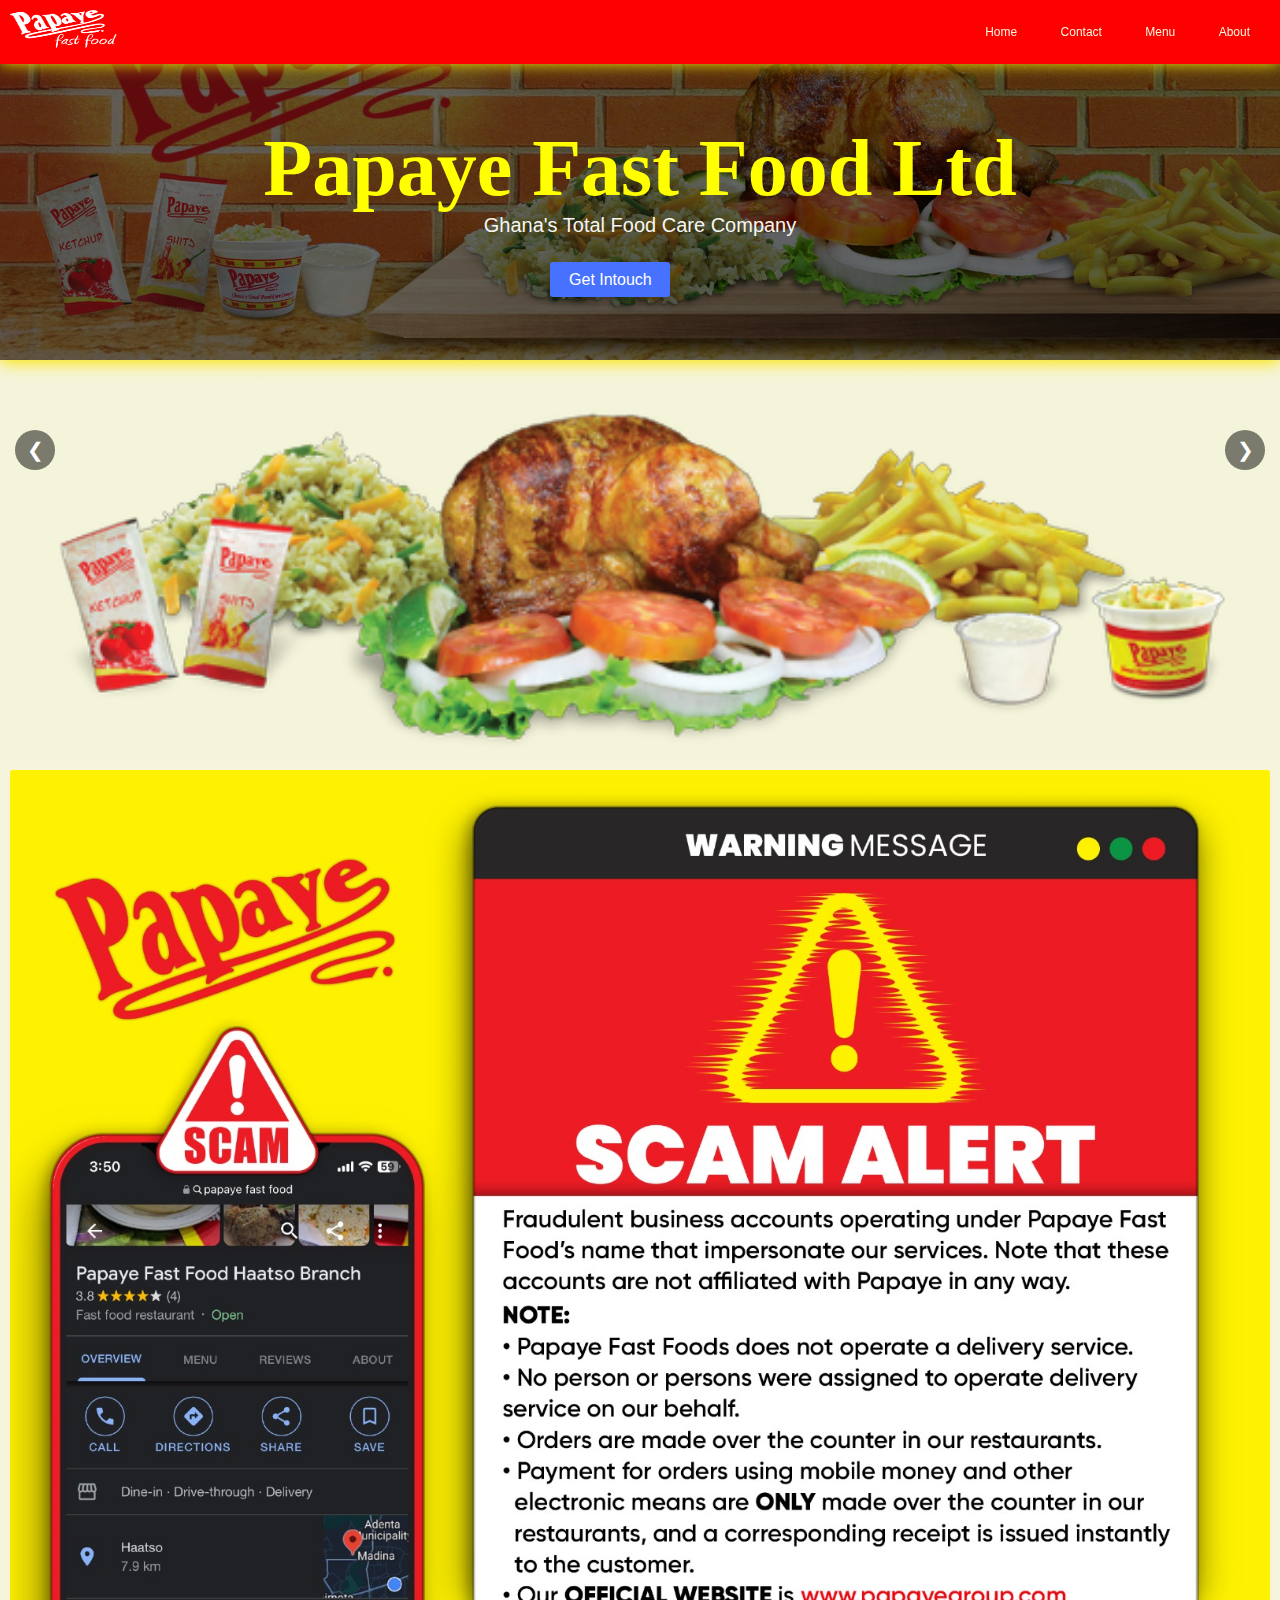
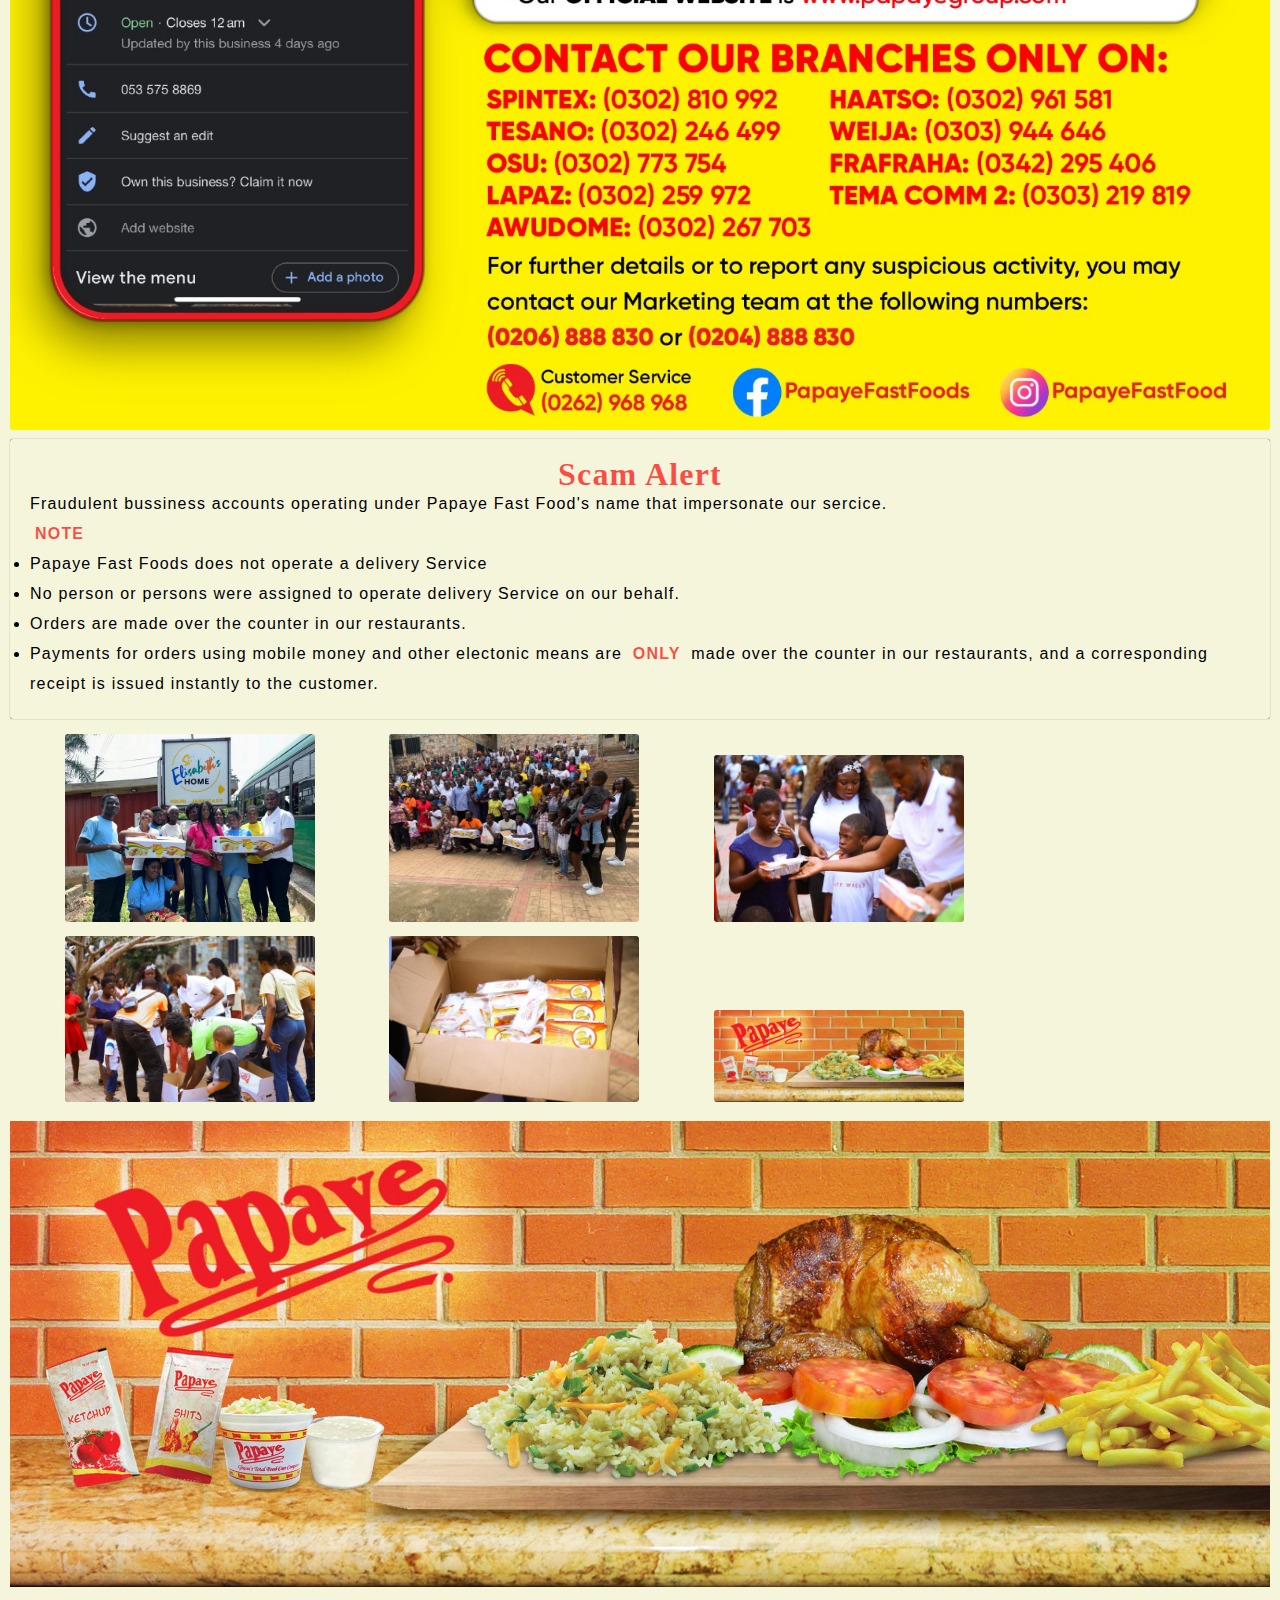
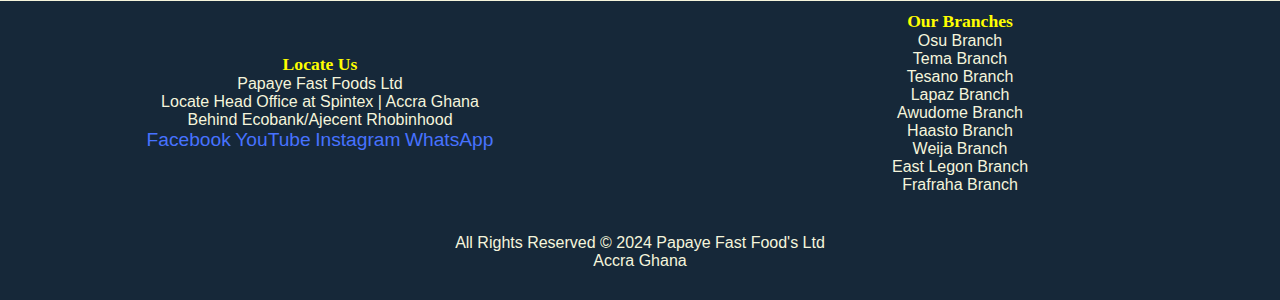
<file: index.html>
<!DOCTYPE html>
<html lang="en">
<head>
    <meta charset="UTF-8">
    <meta name="viewport" content="width=device-width, initial-scale=1.0">
    <title>Papaye Fast Food</title>
    <link rel="stylesheet" href="styles.css">
</head>
<body>
    <header>
        <div class="head-image">
            <img src="w-logo.png" alt="" >
        </div>
        <div class="navigate">
            <ul>
                <li><a href="index.html">Home</a></li>
                <li><a href="contact.html">Contact</a></li>
                <li><a href="#Menu">Menu</a>
                <ul class="dropdn">
                    <li><a href="extra-page.html">Extra</a></li>
                    <li><a href="burgger.html">Burgger</a></li>
                    <li><a href="ckiken.html">Chiken</a></li>
                    <li><a href="drinks.html">Drinks</a></li>
                    <li><a href="fish-page.html">Fish</a></li>
                </ul>
                </li>
                <li><a href="about.html">About</a></li>
            </ul>
        </div>
    </header>

    <div class="hero">
        <div class="hero-container">
            <h1>Papaye Fast Food Ltd</h1>
        <p>Ghana's Total Food Care Company</p>
        <button><a href="form.html">Get Intouch</a></button>
        </div>
    </div>

    <!-- Slightshow -->
        <div class="my-slightshow">
              <div class="slideshow-container">
        <img class="slide active" src="Roasted with stuff_600x208.png" alt="Image 1">
        <img class="slide" src="egg burger no bg_600x517.png" alt="Image 2">
        <img class="slide" src="chicken.png" alt="Image 3">
        <img class="slide" src="broast thigh chips 2017 no bg_600x328 (1).png" alt="papaye broast thigh">
        
        <a class="prev" onclick="changeSlide(-1)">❮</a>
        <a class="next" onclick="changeSlide(1)">❯</a>
    </div>
         </div> 
        <!-- Slightshow end -->

      <div class="home-container">
        <div class="home-content">
            <img src="WhatsApp Image 2023-12-31 at 18.43.44.png" alt="scam logo papaye fast food">
        </div> 

            <div class="home-content home-text">
                <h1>Scam Alert</h1>
                <p>Fraudulent bussiness accounts operating under Papaye Fast Food's 
                    name that impersonate our sercice.
                    <p><b>NOTE</b></p>
                        <li>Papaye Fast Foods does not operate a delivery Service</li>
                        <li>No person or persons were assigned to operate delivery Service on our behalf.</li>
                        <li>Orders are made over the counter in our restaurants.</li>
                        <li>Payments for orders using mobile money and other electonic means are <b>ONLY</b> made over the counter in our restaurants,
                            and a corresponding receipt is issued instantly to the customer.</li>
          </div>
    </div>
        <div class="showcase-image">
            <img src="image1.png" alt="">
            <img src="image2.png" alt="">
            <img src="image3.png" alt="">
            <img src="image 4.png" alt="">
            <img src="image 5.png" alt="">
            <img src="bg.jpg" alt="">
        </div>
        
    </div>

    <div class="papaye-image">
        <img src="bg.jpg" width="100%" alt="">
    </div>

<!-- Slightshow -->
 <script>
        let currentSlide = 0;
        const slides = document.querySelectorAll('.slide');
        
        function showSlide(n) {
            slides.forEach(slide => slide.classList.remove('active'));
            currentSlide = (n + slides.length) % slides.length;
            slides[currentSlide].classList.add('active');
        }
        
        function changeSlide(n) {
            showSlide(currentSlide + n);
        }
        
        // Optional: Auto-advance slides every 3 seconds
        setInterval(() => changeSlide(1), 3000);
    </script>
<!-- Slightshow end -->

    <footer>
        <div class="footer-container">
            <h3>Locate Us</h3>
            <p>Papaye Fast Foods Ltd </p>
                <p>Locate Head Office at Spintex | Accra Ghana</p>
                <p>Behind Ecobank/Ajecent Rhobinhood</p>
                <div class="social-links">
                    <li><a href="#">Facebook</a></li><i class="fa-brands fa-facebook"></i>
                    <li><a href="#">YouTube</a></li>
                    <li><a href="#">Instagram</a></li>
                    <li><a href="#">WhatsApp</a></li>
                </div>
        </div>
       
        <div class="footer-container">
            <h3>Our Branches</h3>
                <p>Osu Branch </p>
                <p>Tema Branch</p>
                <p>Tesano Branch</p>
                <p>Lapaz Branch</p>
                <p>Awudome Branch</p>
                <p>Haasto Branch</p>
                <p>Weija Branch</p>
                <p>East Legon Branch</p>
                <p>Frafraha Branch</p>
        </div>
        <div class="foot-img">
            <img src="w-logo.png" alt="papaye Fast Food">
        </div>
        
        <div class="foot-cont">
            <center>
            <p>All Rights Reserved &copy; 2024 Papaye Fast Food's Ltd</p>
            <p>Accra Ghana</p>
        </center>
        </div>
    </footer>
   
<script>
    alert('Hello there, welcome to Papaye Fast Food Company Limited.
          We're so glad to have you here, fell free to explore.')
          
</script>
</body>
</html>
</file>
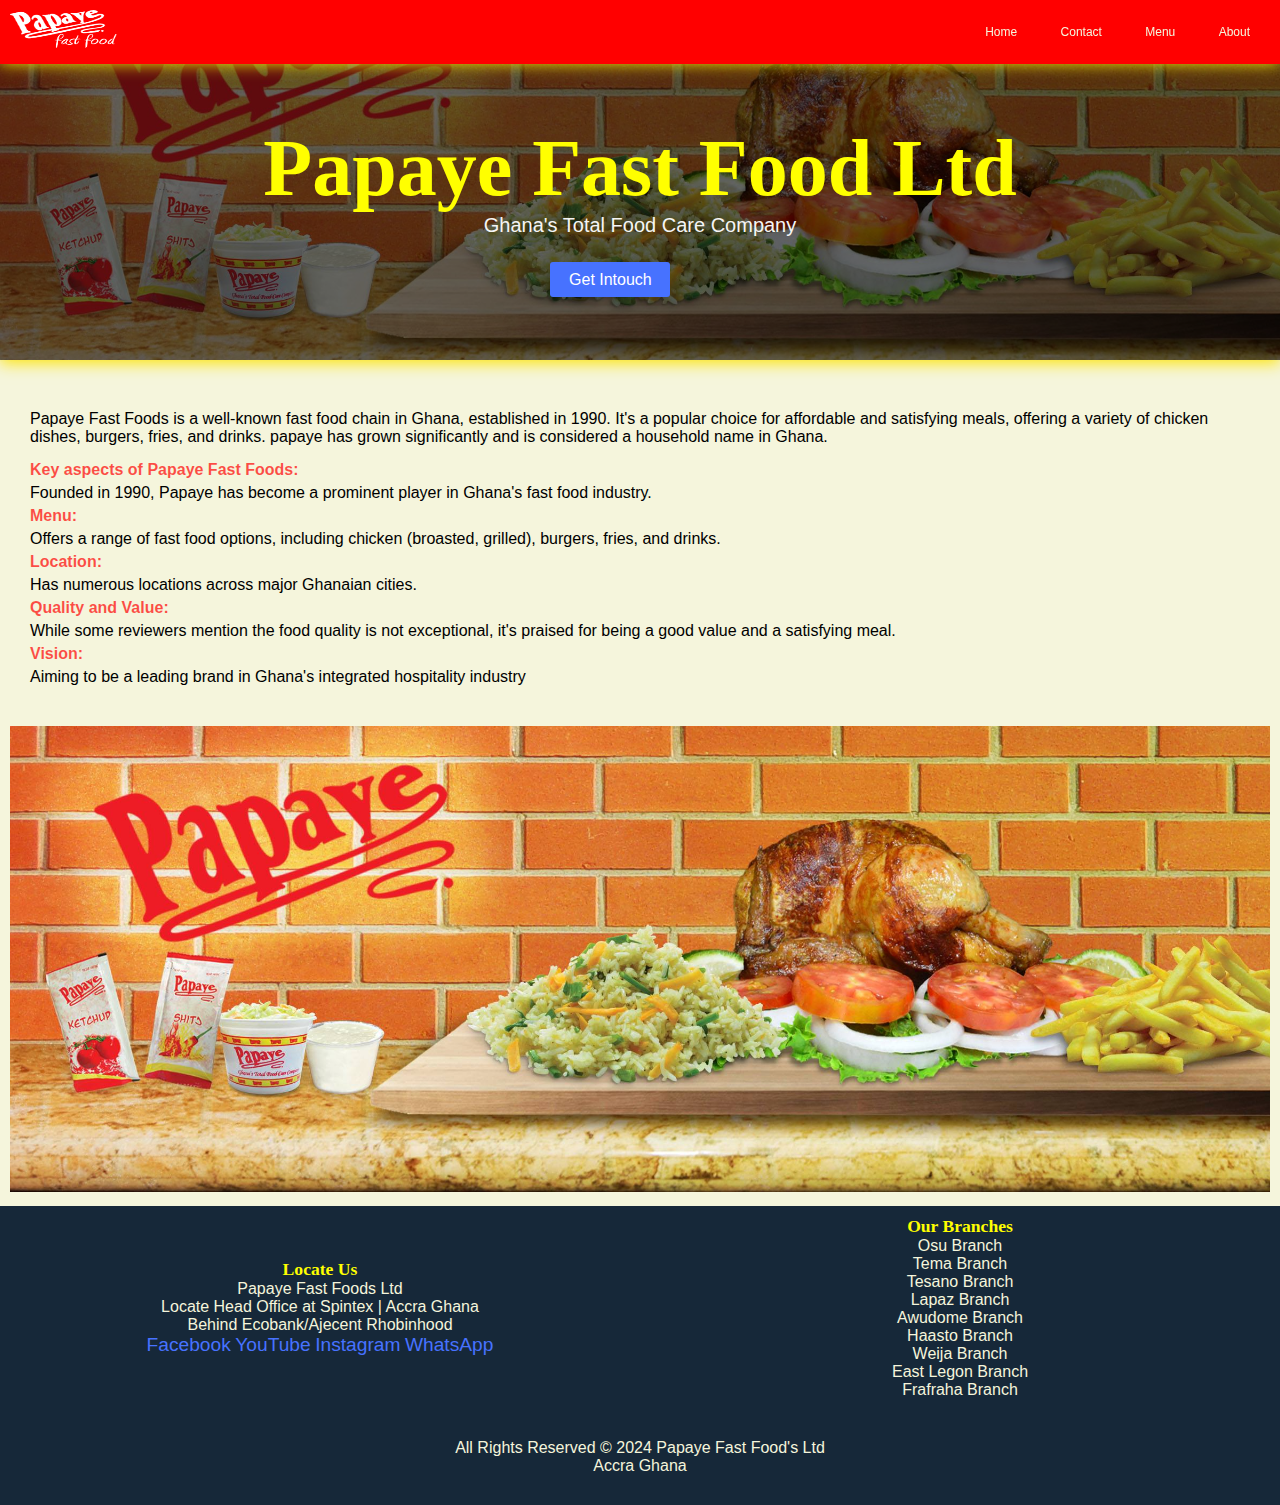
<file: about.html>
<!DOCTYPE html>
<html lang="en">
<head>
    <meta charset="UTF-8">
    <meta name="viewport" content="width=device-width, initial-scale=1.0">
    <title>About Us</title>
    <link rel="stylesheet" href="styles.css">
</head>
<body>
    <header>
        <div class="head-image">
            <img src="w-logo.png" alt="papaye Fast Food">
        </div>
        <div class="navigate">
            <ul>
               <li><a href="index.html">Home</a></li>
                <li><a href="contact.html">Contact</a></li>
                <li><a href="#Menu">Menu</a>
                <ul class="dropdn">
                    <li><a href="extra-page.html">Extra</a></li>
                    <li><a href="burgger.html">Burgger</a></li>
                    <li><a href="ckiken.html">Chiken</a></li>
                    <li><a href="drinks.html">Drinks</a></li>
                    <li><a href="fish-page.html">Fish</a></li>
                </ul>
                </li>
                <li><a href="about.html">About</a></li>
            </ul>
        </div>
    </header>

    <div class="hero">
        <div class="hero-container">
            <h1>Papaye Fast Food Ltd</h1>
        <p>Ghana's Total Food Care Company</p>
        <button><a href="form.html">Get Intouch</a></button>
        </div>
    </div>

<div class="homepage">
    <div class="home-contn content-about">
        <p>Papaye Fast Foods is a well-known fast food chain in Ghana, established in 1990. 
        It's a popular choice for affordable and satisfying meals, offering a variety of chicken dishes, 
        burgers, fries, and drinks. papaye
         has grown significantly and is considered a household name in Ghana.
        </p> 
</div>
   
    <div class="home-contn">
    <b>Key aspects of Papaye Fast Foods:</b>
    <p>Founded in 1990, Papaye has become a prominent player in Ghana's fast food industry. </p>
    <b>Menu:</b>
    <p>Offers a range of fast food options, including chicken (broasted, grilled), burgers, fries, and drinks. </p>
    <b>Location:</b>
    <p>Has numerous locations across major Ghanaian cities. </p>
    <b>Quality and Value:</b>
    <p>While some reviewers mention the food quality is not exceptional, it's praised for being a good value and a satisfying meal. </p>
    <b>Vision:</b>
    <p>Aiming to be a leading brand in Ghana's integrated hospitality industry</p>
</div>
</div>

 <div class="papaye-image">
        <img src="bg.jpg" width="100%" alt="">
    </div>

    <footer>
        <div class="footer-container">
            <h3>Locate Us</h3>
            <p>Papaye Fast Foods Ltd </p>
                <p>Locate Head Office at Spintex | Accra Ghana</p>
                <p>Behind Ecobank/Ajecent Rhobinhood</p>
                <div class="social-links">
                    <li><a href="#">Facebook</a></li>
                    <li><a href="#">YouTube</a></li>
                    <li><a href="#">Instagram</a></li>
                    <li><a href="#">WhatsApp</a></li>
                </div>
        </div>
       
        <div class="footer-container">
            <h3>Our Branches</h3>
                <p>Osu Branch </p>
                <p>Tema Branch</p>
                <p>Tesano Branch</p>
                <p>Lapaz Branch</p>
                <p>Awudome Branch</p>
                <p>Haasto Branch</p>
                <p>Weija Branch</p>
                <p>East Legon Branch</p>
                <p>Frafraha Branch</p>
        </div>
        <div class="foot-img">
            <img src="w-logo.png" alt="papaye Fast Food">
        </div>
        
        <div class="foot-cont">
            <center>
            <p>All Rights Reserved &copy; 2024 Papaye Fast Food's Ltd</p>
            <p>Accra Ghana</p>
        </center>
        </div>
    </footer>




</body>
</html>
</file>
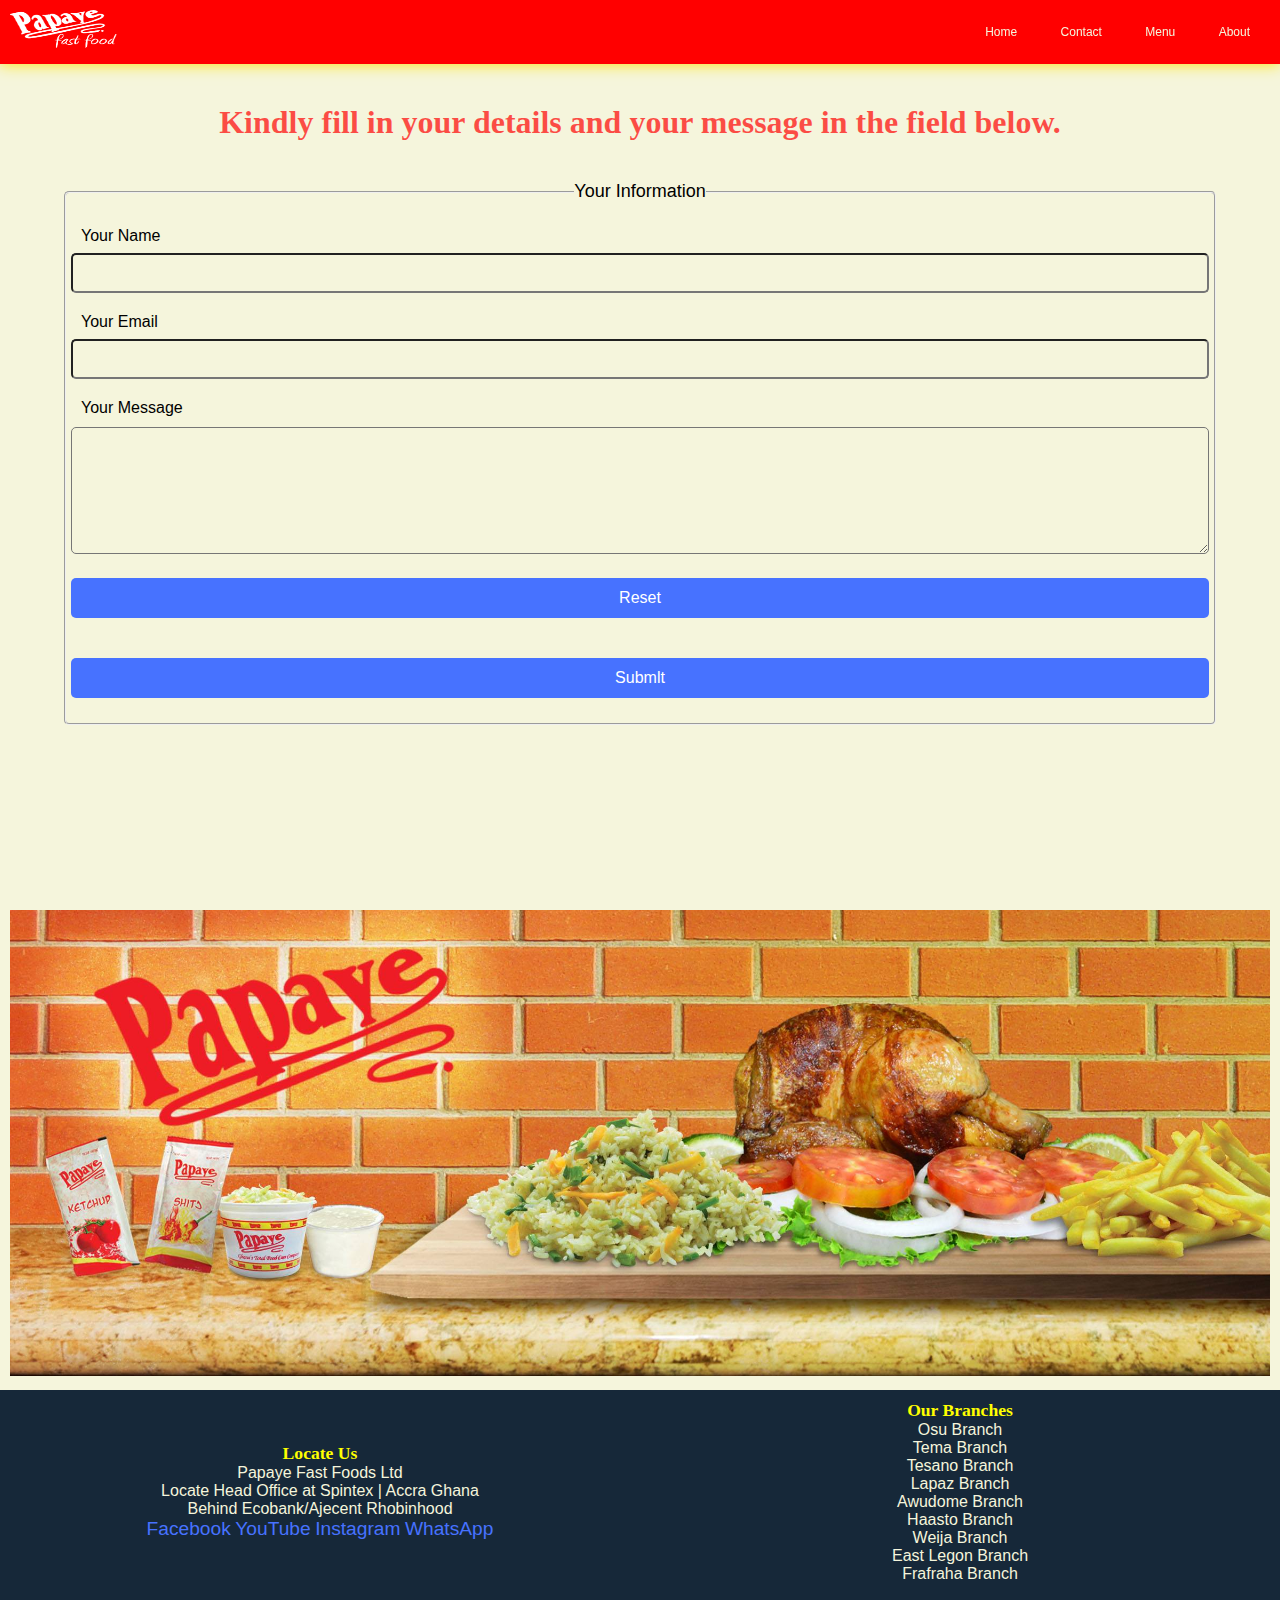
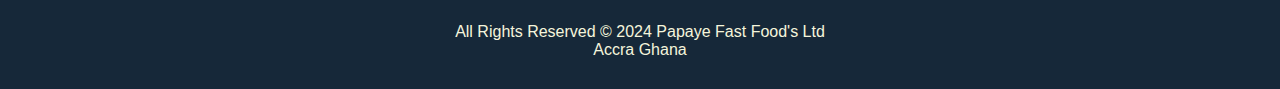
<file: form.html>
<!DOCTYPE html>
<html lang="en">
<head>
    <meta charset="UTF-8">
    <meta name="viewport" content="width=device-width, initial-scale=1.0">
    <title>Form</title>
    <link rel="stylesheet" href="styles.css">
</head>
<body>
    <header>
        <div class="head-image">
            <img src="w-logo.png" alt="" >
        </div>
        <div class="navigate">
            <ul>
                   <li><a href="index.html">Home</a></li>
                    <li><a href="contact.html">Contact</a></li>
                    <li><a href="#Menu">Menu</a>
                <ul class="dropdn">
                    <li><a href="extra-page.html">Extra</a></li>
                    <li><a href="burgger.html">Burgger</a></li>
                    <li><a href="ckiken.html">Chiken</a></li>
                    <li><a href="drinks.html">Drinks</a></li>
                    <li><a href="fish-page.html">Fish</a></li>
                </ul>
                </li>
                <li><a href="about.html">About</a></li>
            </ul>
        </div>
    </header>
    <section class="form-section">
        <h1>Kindly fill in your details and your message in the field below.</h1>
        <fieldset>
            <legend>Your Information</legend>
            <form action="https://formsubmit.co/sugriaaziz@gmail.com" method="post">
                <label for="your-name">Your Name</label><br>
                <input type="text" id="your-name" required><br>
                <label for="email">Your Email</label><br>
                <input type="email" name="email" id="email"><br>
                <label for="message">Your Message</label><br>
                <textarea name="message" id="message" cols="40" rows="7"></textarea><br>
                <button class="btn2" type="reset">Reset</button>
                <button type="submit" onclick=" alert ('Form submitted successfully')">Submlt</button>
            </form>
        </fieldset>
    </section>
<div class="papaye-image">
        <img src="bg.jpg" width="100%" alt="">
    </div>
    <footer>
        <div class="footer-container">
            <h3>Locate Us</h3>
            <p>Papaye Fast Foods Ltd </p>
                <p>Locate Head Office at Spintex | Accra Ghana</p>
                <p>Behind Ecobank/Ajecent Rhobinhood</p>
                <div class="social-links">
                    <li><a href="#">Facebook</a></li>
                    <li><a href="#">YouTube</a></li>
                    <li><a href="#">Instagram</a></li>
                    <li><a href="#">WhatsApp</a></li>
                </div>
        </div>
        <div class="footer-container">
            <h3>Our Branches</h3>
                <p>Osu Branch </p>
                <p>Tema Branch</p>
                <p>Tesano Branch</p>
                <p>Lapaz Branch</p>
                <p>Awudome Branch</p>
                <p>Haasto Branch</p>
                <p>Weija Branch</p>
                <p>East Legon Branch</p>
                <p>Frafraha Branch</p>
        </div>
        <div class="foot-img">
            <img src="w-logo.png" alt="papaye Fast Food">
        </div>
        
        <div class="foot-cont">
            <center>
            <p>All Rights Reserved &copy; 2024 Papaye Fast Food's Ltd</p>
            <p>Accra Ghana</p>
        </center>
        </div>
    </footer>




</body>
</html>
</file>
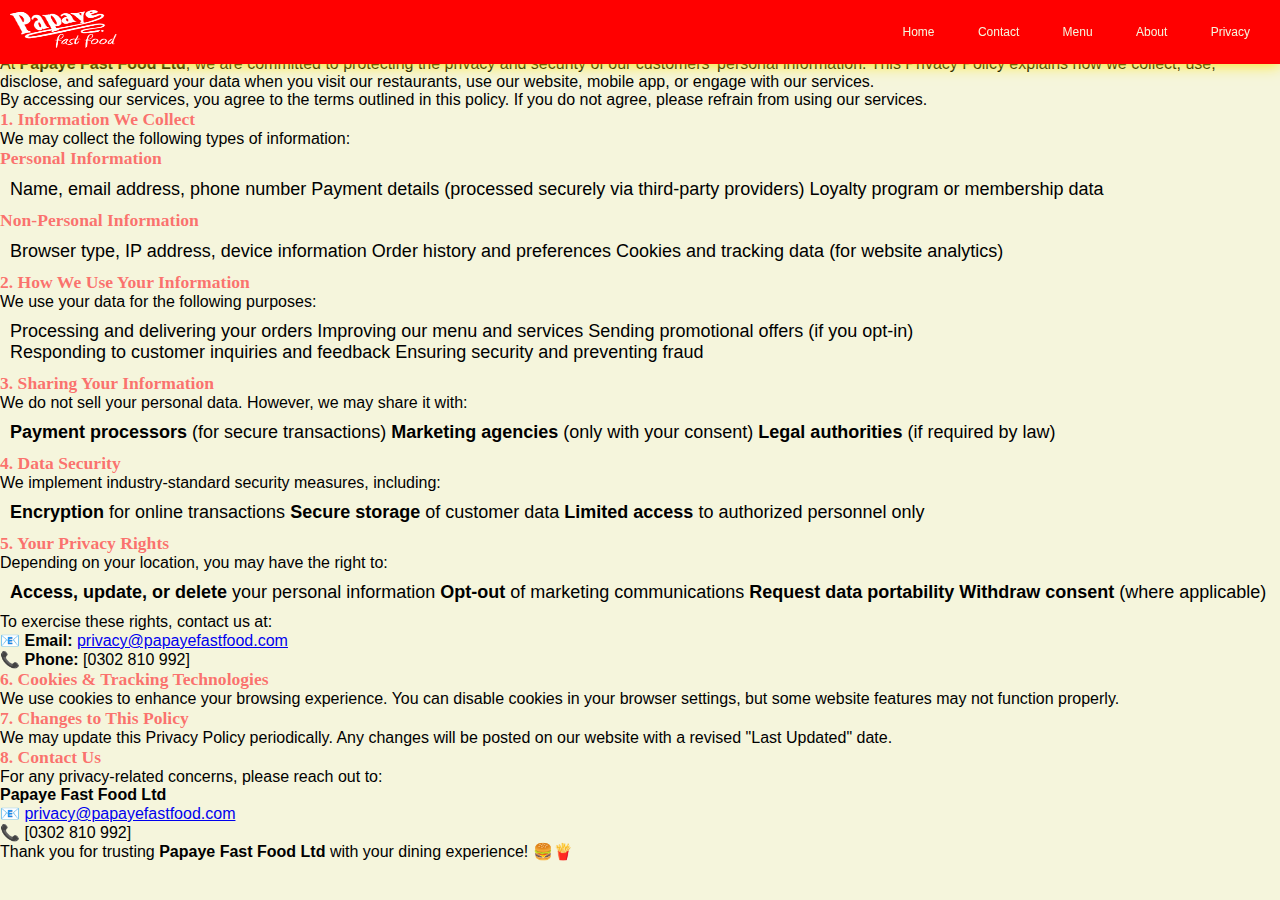
<file: policy .html>
<!DOCTYPE html>
<html lang="en">
<head>
    <meta charset="UTF-8">
    <meta name="viewport" content="width=device-width, initial-scale=1.0">
    <title>Privacy Policy - Papaye Fast Food Ltd</title>
     <link rel="stylesheet" href="styles.css">
</head>
<body>

    <header>
        <div class="head-image">
            <img src="w-logo.png" alt="" >
        </div>
        <div class="navigate">
            <ul>
                <li><a href="index.html">Home</a></li>
                <li><a href="contact.html">Contact</a></li>
                <li><a href="#Menu">Menu</a>
                <ul class="dropdn">
                    <li><a href="extra-page.html">Extra</a></li>
                    <li><a href="burgger.html">Burgger</a></li>
                    <li><a href="ckiken.html">Chiken</a></li>
                    <li><a href="drinks.html">Drinks</a></li>
                    <li><a href="fish-page.html">Fish</a></li>
                </ul>
                </li>
                <li><a href="about.html">About</a></li>
                <li><a href="privacy policy.html">Privacy</a></li>
            </ul>
        </div>
    </header>
    <h1>Privacy Policy for Papaye Fast Food Ltd</h1>
    <div class="last-updated"><strong>Last Updated:</strong> [Insert Date]</div>

    <p>At <strong>Papaye Fast Food Ltd</strong>, we are committed to protecting the privacy and security of our customers' personal information. This Privacy Policy explains how we collect, use, disclose, and safeguard your data when you visit our restaurants, use our website, mobile app, or engage with our services.</p>

    <p>By accessing our services, you agree to the terms outlined in this policy. If you do not agree, please refrain from using our services.</p>

    <h2>1. Information We Collect</h2>
    <p>We may collect the following types of information:</p>

    <h3>Personal Information</h3>
    <ul>
        <li>Name, email address, phone number</li>
        <li>Payment details (processed securely via third-party providers)</li>
        <li>Loyalty program or membership data</li>
    </ul>

    <h3>Non-Personal Information</h3>
    <ul>
        <li>Browser type, IP address, device information</li>
        <li>Order history and preferences</li>
        <li>Cookies and tracking data (for website analytics)</li>
    </ul>

    <h2>2. How We Use Your Information</h2>
    <p>We use your data for the following purposes:</p>
    <ul>
        <li>Processing and delivering your orders</li>
        <li>Improving our menu and services</li>
        <li>Sending promotional offers (if you opt-in)</li>
        <li>Responding to customer inquiries and feedback</li>
        <li>Ensuring security and preventing fraud</li>
    </ul>

    <h2>3. Sharing Your Information</h2>
    <p>We do not sell your personal data. However, we may share it with:</p>
    <ul>
        <li><strong>Payment processors</strong> (for secure transactions)</li>
        <li><strong>Marketing agencies</strong> (only with your consent)</li>
        <li><strong>Legal authorities</strong> (if required by law)</li>
    </ul>

    <h2>4. Data Security</h2>
    <p>We implement industry-standard security measures, including:</p>
    <ul>
        <li><strong>Encryption</strong> for online transactions</li>
        <li><strong>Secure storage</strong> of customer data</li>
        <li><strong>Limited access</strong> to authorized personnel only</li>
    </ul>

    <h2>5. Your Privacy Rights</h2>
    <p>Depending on your location, you may have the right to:</p>
    <ul>
        <li><strong>Access, update, or delete</strong> your personal information</li>
        <li><strong>Opt-out</strong> of marketing communications</li>
        <li><strong>Request data portability</strong></li>
        <li><strong>Withdraw consent</strong> (where applicable)</li>
    </ul>
    <p>To exercise these rights, contact us at:</p>
    <div class="contact-info">
        📧 <strong>Email:</strong> <a href="mailto:privacy@papayefastfood.com">privacy@papayefastfood.com</a><br>
        📞 <strong>Phone:</strong> [0302 810 992]
    </div>

    <h2>6. Cookies & Tracking Technologies</h2>
    <p>We use cookies to enhance your browsing experience. You can disable cookies in your browser settings, but some website features may not function properly.</p>

    <h2>7. Changes to This Policy</h2>
    <p>We may update this Privacy Policy periodically. Any changes will be posted on our website with a revised "Last Updated" date.</p>

    <h2>8. Contact Us</h2>
    <p>For any privacy-related concerns, please reach out to:</p>
    <div class="contact-info">
        <strong>Papaye Fast Food Ltd</strong><br>
        📧 <a href="mailto:privacy@papayefastfood.com">privacy@papayefastfood.com</a><br>
        📞 [0302 810 992]
    </div>

    <p>Thank you for trusting <strong>Papaye Fast Food Ltd</strong> with your dining experience! 🍔🍟</p>
</body>
</html>
</file>
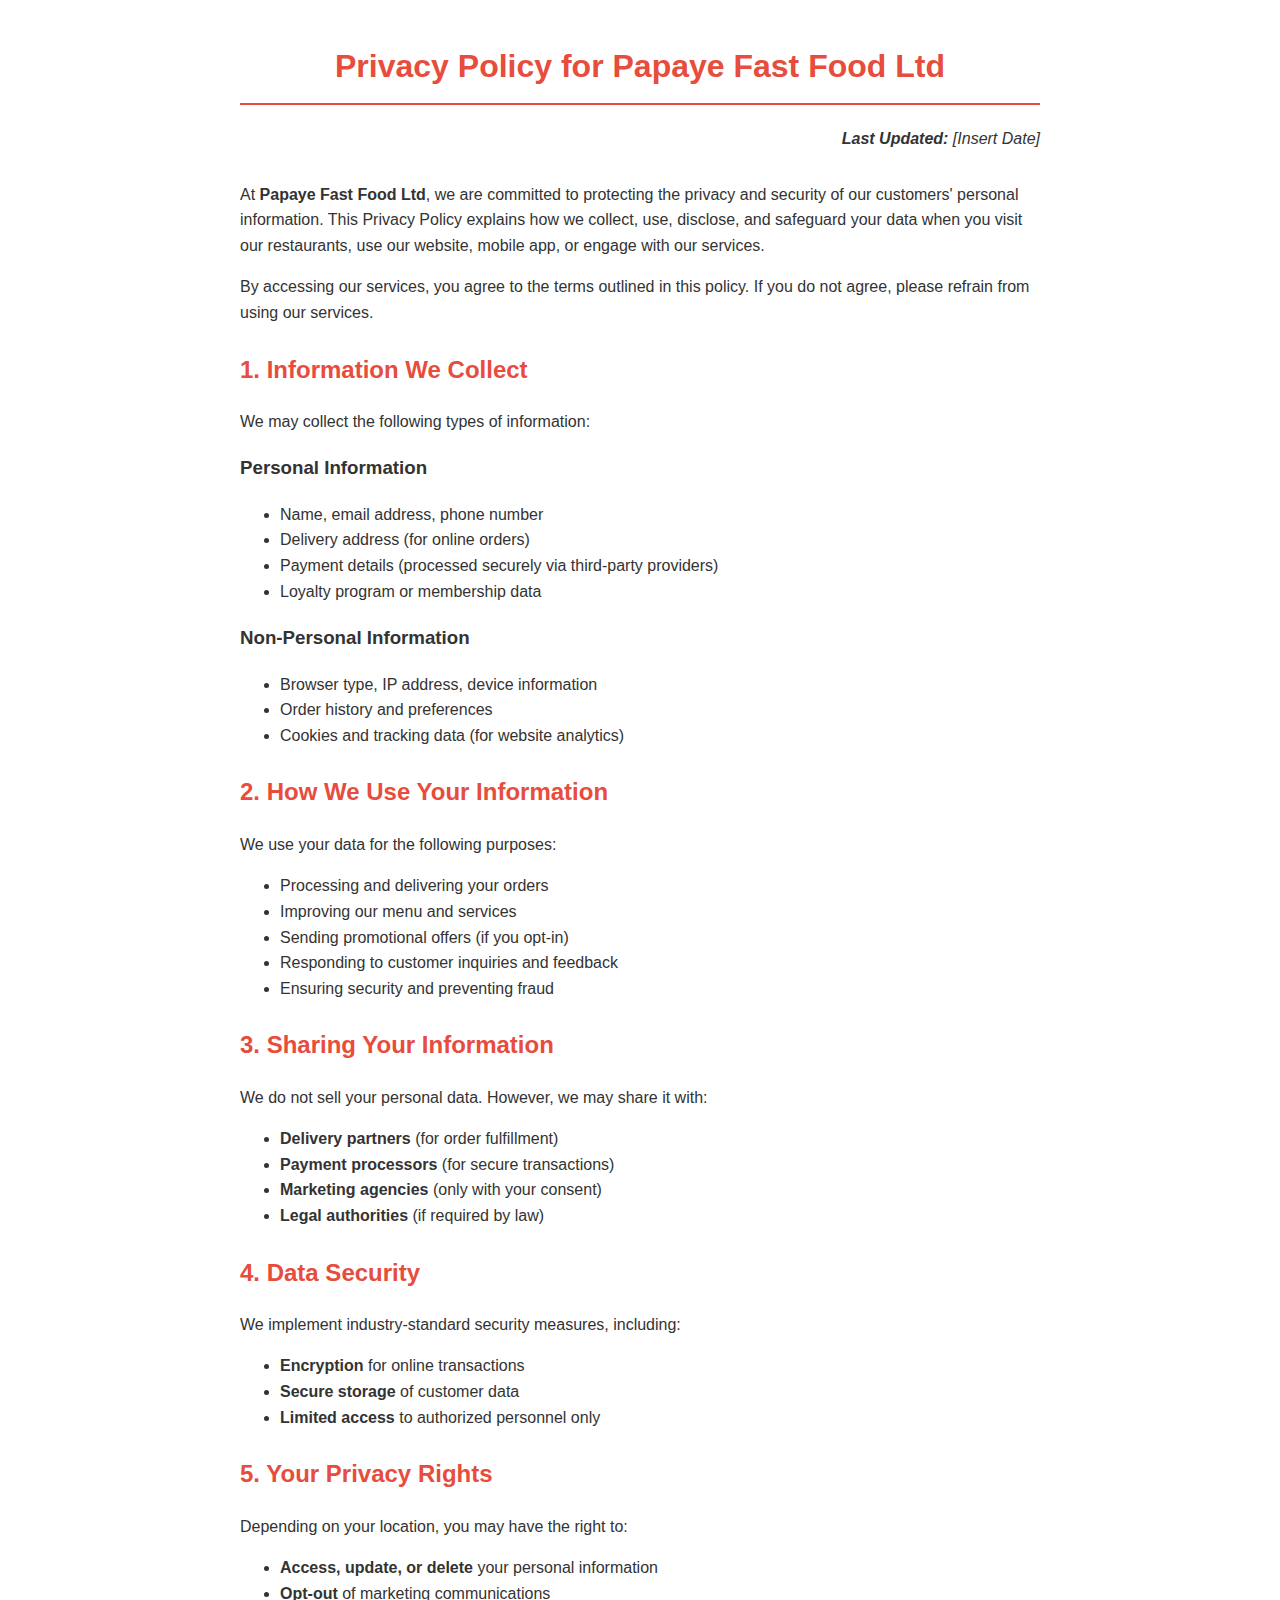
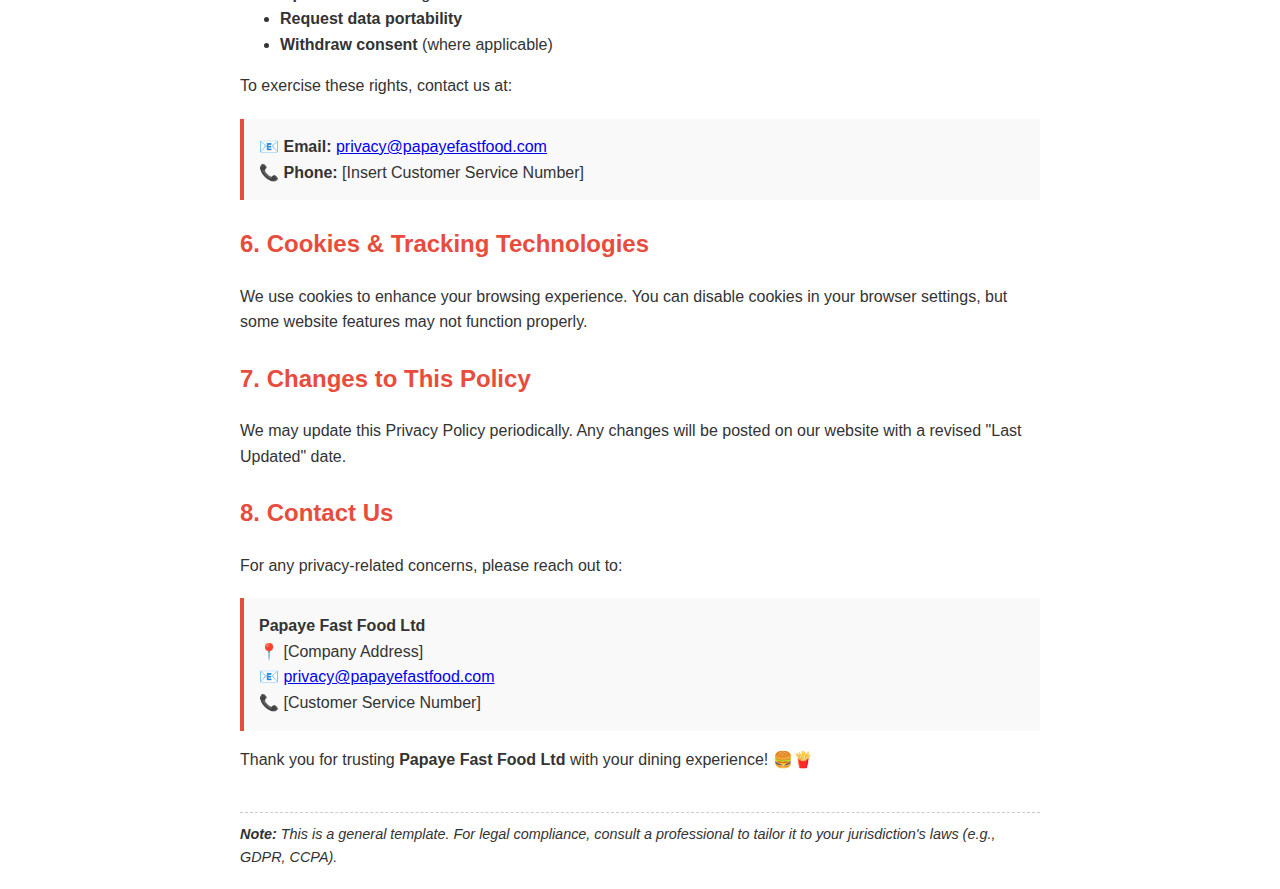
<file: privacy policy .html>
<!DOCTYPE html>
<html lang="en">
<head>
    <meta charset="UTF-8">
    <meta name="viewport" content="width=device-width, initial-scale=1.0">
    <title>Privacy Policy - Papaye Fast Food Ltd</title>
    <style>
        body {
            font-family: Arial, sans-serif;
            line-height: 1.6;
            max-width: 800px;
            margin: 0 auto;
            padding: 20px;
            color: #333;
        }
        h1 {
            color: #e74c3c;
            text-align: center;
            border-bottom: 2px solid #e74c3c;
            padding-bottom: 10px;
        }
        h2 {
            color: #e74c3c;
            margin-top: 25px;
        }
        .last-updated {
            text-align: right;
            font-style: italic;
            margin-bottom: 30px;
        }
        .contact-info {
            background-color: #f9f9f9;
            padding: 15px;
            border-left: 4px solid #e74c3c;
            margin-top: 20px;
        }
        .note {
            font-size: 0.9em;
            font-style: italic;
            margin-top: 40px;
            padding-top: 10px;
            border-top: 1px dashed #ccc;
        }
    </style>
</head>
<body>
    <h1>Privacy Policy for Papaye Fast Food Ltd</h1>
    <div class="last-updated"><strong>Last Updated:</strong> [Insert Date]</div>

    <p>At <strong>Papaye Fast Food Ltd</strong>, we are committed to protecting the privacy and security of our customers' personal information. This Privacy Policy explains how we collect, use, disclose, and safeguard your data when you visit our restaurants, use our website, mobile app, or engage with our services.</p>

    <p>By accessing our services, you agree to the terms outlined in this policy. If you do not agree, please refrain from using our services.</p>

    <h2>1. Information We Collect</h2>
    <p>We may collect the following types of information:</p>

    <h3>Personal Information</h3>
    <ul>
        <li>Name, email address, phone number</li>
        <li>Delivery address (for online orders)</li>
        <li>Payment details (processed securely via third-party providers)</li>
        <li>Loyalty program or membership data</li>
    </ul>

    <h3>Non-Personal Information</h3>
    <ul>
        <li>Browser type, IP address, device information</li>
        <li>Order history and preferences</li>
        <li>Cookies and tracking data (for website analytics)</li>
    </ul>

    <h2>2. How We Use Your Information</h2>
    <p>We use your data for the following purposes:</p>
    <ul>
        <li>Processing and delivering your orders</li>
        <li>Improving our menu and services</li>
        <li>Sending promotional offers (if you opt-in)</li>
        <li>Responding to customer inquiries and feedback</li>
        <li>Ensuring security and preventing fraud</li>
    </ul>

    <h2>3. Sharing Your Information</h2>
    <p>We do not sell your personal data. However, we may share it with:</p>
    <ul>
        <li><strong>Delivery partners</strong> (for order fulfillment)</li>
        <li><strong>Payment processors</strong> (for secure transactions)</li>
        <li><strong>Marketing agencies</strong> (only with your consent)</li>
        <li><strong>Legal authorities</strong> (if required by law)</li>
    </ul>

    <h2>4. Data Security</h2>
    <p>We implement industry-standard security measures, including:</p>
    <ul>
        <li><strong>Encryption</strong> for online transactions</li>
        <li><strong>Secure storage</strong> of customer data</li>
        <li><strong>Limited access</strong> to authorized personnel only</li>
    </ul>

    <h2>5. Your Privacy Rights</h2>
    <p>Depending on your location, you may have the right to:</p>
    <ul>
        <li><strong>Access, update, or delete</strong> your personal information</li>
        <li><strong>Opt-out</strong> of marketing communications</li>
        <li><strong>Request data portability</strong></li>
        <li><strong>Withdraw consent</strong> (where applicable)</li>
    </ul>
    <p>To exercise these rights, contact us at:</p>
    <div class="contact-info">
        📧 <strong>Email:</strong> <a href="mailto:privacy@papayefastfood.com">privacy@papayefastfood.com</a><br>
        📞 <strong>Phone:</strong> [Insert Customer Service Number]
    </div>

    <h2>6. Cookies & Tracking Technologies</h2>
    <p>We use cookies to enhance your browsing experience. You can disable cookies in your browser settings, but some website features may not function properly.</p>

    <h2>7. Changes to This Policy</h2>
    <p>We may update this Privacy Policy periodically. Any changes will be posted on our website with a revised "Last Updated" date.</p>

    <h2>8. Contact Us</h2>
    <p>For any privacy-related concerns, please reach out to:</p>
    <div class="contact-info">
        <strong>Papaye Fast Food Ltd</strong><br>
        📍 [Company Address]<br>
        📧 <a href="mailto:privacy@papayefastfood.com">privacy@papayefastfood.com</a><br>
        📞 [Customer Service Number]
    </div>

    <p>Thank you for trusting <strong>Papaye Fast Food Ltd</strong> with your dining experience! 🍔🍟</p>

    <div class="note">
        <strong>Note:</strong> This is a general template. For legal compliance, consult a professional to tailor it to your jurisdiction's laws (e.g., GDPR, CCPA).
    </div>
</body>
</html>
</file>
<file: styles.css>
*{
    padding: 0;
    margin: 0;
    box-sizing: border-box;
    font-family: sans-serif;
}

p{
    font-family: sans-serif, Arial, Helvetica, sans-serif;
}

h1, h2, h3{
    font-family: 'Times New Roman', Times, sans-serif;
    text-align: center;
    
}

body{
    background: beige;
}

header{
    display: flex;
    justify-content: space-between;
    background-color: red;
    position: fixed;
    width: 100%;
    z-index: 999;
}
header:hover{
    box-shadow: 0  0 15px #fde400;
}

header img{
    margin: 10px;
    width: 120px;
    height: 38px;
}

.navigate ul{
    list-style: none;
    font-size: 12px;
}

ul li{
    display: inline-block;
    position: relative;
}

ul li a{
    display: block;
    text-decoration: none;
    text-align: center;
    padding: 15px 20px;
    color: beige;
    margin: auto;
    border-radius: 3px;
}

ul li a:hover{
    background: #4772ff;
    color: biege;
    transition: all 0.5s ease-in-out;
}

ul li ul.dropdn li{
    display: inline-block;
}

ul li ul.dropdn {
    position: absolute;
    width: 100%;
    display: none;
    text-align: center;
    background-color: red;
    overflow: hidden;
    z-index: 1;
    margin: auto;
}

ul li:hover ul.dropdn{
    display: block;
}

.privacy-section {
    margin: auto;
    padding: 20px;
    margin-bottom: 20px;
}

.privacy-content {
    margin-top: 50px;
    font-size: 1em;
}

.privacy-section h1, h2, h3 {
    text-align: left;
    color: #ff000d8e;
    font-size: 1.1em;
}

/* Hero Section Start  */

.hero{
    position: relative;
    display: flex;
    flex-wrap: wrap;
    justify-content: center;
    align-items: center;
    height: 40vh;
    background: url('bg.jpg');
    background-position: center;
    background-size: cover;
    box-shadow: 0  3px 15px #fde400;
}

.hero::before{
    position: absolute;
    content: "";
    top: 0;
    left: 0;
    right: 0;
    bottom: 0;
    background: #00000099;
}

.hero-container{
    z-index: 1;
}

.hero-container h1{
    font-size: 5rem;
    color: yellow;
}

.hero-container h1:hover{
     box-shadow: 0  3px 15px #000000;
}

.hero-container p{
    text-align: center;
    color: #f5f5f5;
    font-size: 20px;
    font-weight: 300;
}

.hero button{
    position: absolute;
    left: 43%;
    margin-top: 25px;
    width: 120px;
    height: 35px;
    font-size: 16px;
    font-weight: normal;
    background-color: #4772ff;
    color: #ffffff;
    border: none;
    border-radius: 3px;
    cursor: pointer;
}

.hero-container a{
    text-decoration: none;
    color: #ffffff;
}

.hero-container button:hover{
    cursor: pointer;
    background: #4652ff;
}

/* Hero Section End  */

/* Home Start */
.home-container{
    display: block;
    justify-content: center;
    flex-wrap: wrap;
    align-items: center;
    padding: 5px;
}

.home-content{
    flex: 0 0 48%;
    margin: 5px;
}

.home-content h1,b{
    color: #ff0000b0;
    font-weight: 800;
}

.home-text{
    line-height: 30px;
    letter-spacing: 1.2px;
    border-radius: 3px;
    padding: 20px;
    font-family: sans-serif, 'Times New Roman', Times, serif;
    background-color: beige;
    box-shadow: 0 0 0.8px; 
}

.home-text:hover{
    box-shadow: 0 0 10px rgb(17, 0, 255);
}

.home-content img{
    width: 100%;
    height: 60%;
    border-radius: 3px;
}

 .showcase-image img{
    width: 250px;
    margin: 5px;
    border-radius: 3px; 
    margin-left: 65px;
    flex-wrap: wrap;
   
}

.showcase-image img:hover{
     box-shadow: 0  3px 15px #000000;
     transform: scale(1.3);
     transition: all 0.3s ease-in-out;
}

.papaye-image{
    width: 100%;
    padding: 10px;
}

/* Home End */

/* Contact Section Start */

.contact-wrapper{
    display: flex;
    justify-content: center;
    flex-wrap: wrap;
    align-items: center;
    position: relative;
}

/* .contact-container{
    
} */

.contact-header{
    /* padding: 10%; */
    flex-wrap: wrap;
    margin-top: 50px;
    box-shadow: 0 0 15px;
    border-radius: 5px;
}

.contact-header:hover{
    box-shadow: 3px 4px 15px rgba(248, 3, 3, 0.5);
}

.contact-container{
   justify-content: center;
    align-item: centet;
    padding: 5px;
    margin: auto;
}

.contact-header h1{
    font-size: 20px;
    margin-bottom: 20px;
    color: #ff0000b0;
    font-family: sans-serif, Times, serif;
}

.contact-header p{
    text-align: center;
    font-size: 25px;
    background-color: rgba(255, 255, 255, .9);
    padding: 5%;
    font-family: sans-serif;
    color: #162839;
    border-radius: 5px;
    box-shadow: 3px 4px 15px rgba(0, 0, 0, 9);
}

.contact-header p:hover{
    box-shadow: 2px 4px 18px white;
}

.contact-infor{
   display: inline-block;
   flex-wrap: wrap;
   margin: 5%;
   font-family: 'Times New Roman', Times, serif;
}

.contact-infor h2{
    font-size: 18px;
    margin-bottom: 30px;
    color: #ff0000b0;
}

.contact-infor li, ul{
    margin: 10px;
    font-size: 18px;
}
.one{
    background-color: #000000;
    color: #ffffff;
    padding: 20px;
}
.two{
    background: #ffffff;
    color: #000;
    padding: 20px;
}
.three{
    background: yellow;
    color: red;
    padding: 20px;
}
.four{
    background-color: #205ad8c9;
    color: #ffffff;
    padding: 20px;
}
.five{
    background: tomato;
    color: #ffffff;
    padding: 20px;
}
.six{
    background-color: greenyellow;
    padding: 20px;
}
.seven{
    background: purple;
    color: #ffffff;
    padding: 20px;
}
.eight{
    background-color: aquamarine;
    padding: 20px;
}
.nine{
    background-color: chocolate;
    color: #ffffff;
    padding: 20px;
}
.ten{
    background-color: cyan;
    padding: 20px;
}

.hover{
    border-radius: 10px;
    padding: 20px;
    text-align: center;
    width: 200px;
}

.hover:hover{
    transform: translateY(3px);
    box-shadow: 2px 4px 15px;
}

/* Contact Section End */

/* Form Section Start */
.form-section{
    padding: 5%;
    flex-wrap: wrap;
    align-item: center;
    justify-content: center;
    height: 100vh;
}

.form-section h1{
    margin: 40px;
    color: #ff0000b0;
    text-align: center;
}

fieldset{
    border-radius: 5px;
    padding: 5px;
/*     box-shadow: 2px 4px 18px; */
}

legend{
    font-size: 18px;
    margin-bottom: 20px;
    text-align: center;
    color: #ff000b0;
    font-weight: 500;
    border-radius: 5px;
}

.form-section input{
    margin-bottom: 20px;
    margin-top: 8px;
}

.form-section label, input{
    width: 100%;
    height: 40px;
    padding: 10px;
    border-radius: 5px;
    background: transparent;
    outline: none;
}

.form-section textarea{
    width: 100%;
    background: transparent;
    border-radius: 5px;
    outline: none;
    padding: 10px;
    margin-top: 10px;
}

.form-section button{
    width: 100%;
    height: 40px;
    margin: 20px 0;
    background-color: #4772ff;
    border: none;
    border-radius: 5px;
    color: #ffffff;
    font-size: 1em; 
    font-weight: 500;
}

.form-section button:hover{
    background: #4542ff;
}

/* Form Section End */

/* About Section Start  */
.homepage{
    display: flex;
    flex-wrap: wrap;
    justify-content: center;
    align-items: center;
    margin-top: 20px;
    padding: 20px;
}

.home-contn {
    flex:  30%;
    display: inline-block;
    padding: 5px;
    line-height: normal;
}

.content-about {
    flex: 1 1 90%;
}

.content-about p {
    line-height: normal;
    font-size: 16px;
}

.home-contn p, b{
    padding: 5px;
    align-self: start;
    line-height: normal;
}

.home-contn p{
    margin-top: 0px;
    align-self: start;
    font-size: 16px;
}

/* About Section End */

/* ................Menu Start........... */
.menu-section{
    position: relative;
    display: flex;
    flex-wrap: wrap;
    justify-content: center;
    align-items: center;
    background: white;
}

.menu-section h2 {
    text-transform: capitalize;
     color: #ff0000;
     padding-bottom: 5px;
}

.head-tittle {
    text-align: center;
    text-transform: uppercase;
    margin: 20px;
}

.menu-wrapper {
    padding: 2%;
    display: flex;
    justify-content: center;
    flex-wrap: wrap;
}

.full-pack-content {
   width: 270px;
   margin: 10px;
   box-shadow: 0 4px 0.998px #ff0000;
   padding: 10px;
   border-radius: 5px; 
}

.full-pack-content p {
    text-transform: normal;
}

.full-pack-content:hover {
    transform: translateY(-3px);
    box-shadow: 0 0 10px #ff0000;
    border-radius: 5;
}

.full-pack-content img {
    width: 250px;
}

.full-chiken {
   width: 270px;
}

.full-chiken img {
    width: 250px;
}

.sandwich {
    background: white;
}

 /*.full-chiken p {
    width: 560px;
} */

.extra-content{
   width: 270px;
   margin: 10px;
   box-shadow: 0 0 5px;
   padding: 10px;
}

.extra-content:hover { 
    transform: translateY(-3px);
    box-shadow: 0 0 10px #ff0000;
    border-radius: 5;
}

.extra-content img{
    width: 250px;
}

/* ................Menu End .............*/
/* footer start */

footer{
    position: relative; 
    display: flex;
    flex-wrap: wrap;
    text-align: center;
    justify-content: center;
    align-items: center;
    background: #162839;
    color: beige;
}

.footer-wrapper{
    padding:10px;
    color: white;
}

.footer-container{
    flex: 38%;
    justify-content: center;
    align-items:center;
    padding: 5px;
    margin: 5px;
    /*border: 2px solid rgba(255, 255, 255, .9)*/
}

.footer-container h3 {
    text-align: center;
    color: yellow;
}

  .foot-img img{
    position: absolute;
    width: 400px;
    top: 30%;
    left: 40px;
    margin: auto;
    z-index: -1;
} 

/* footer end */

.foot-cont{
    display: block;
    margin: 30px;
    flex-wrap: wrap;
}

.develop {
    margin: 20px 0;
}

.social-links a {
    color: #4772ff;
    font-size: 1.2em;
    text-decoration: none;

    
}

.social-links li {
    list-style: none;  
    display: inline-block;

}

.social-icons {
    margin: 38px 0;
    font-size: 2.2em;
}

.social-icons a {
    color: beige;
    margin: 10px 5px;
    font-size: 1.5em;
    text-decoration: none;
}

.designer {
    background:  #4772ff ;
    padding: auto;
    color: beige;
    border-radius: 5px;
}

/* Images Slightshow */
.slide-container {
            max-width: 800px;
            margin: 0 auto;
            position: relative;
            overflow: hidden;
            border-radius: 8px;
            box-shadow: 0 4px 8px rgba(0, 0, 0, 0.1);
        }
        
        .slide {
            display: none;
            width: 100%;
            height: 400px;
            object-fit: cover;
            transition: opacity 0.5s ease;
        }
        
        .slide.active {
            display: block;
        }
        
        .slide img {
            width: 100%;
            height: 100%;
            object-fit: cover;
        }
        
        .slide-caption {
            position: absolute;
            bottom: 0;
            left: 0;
            right: 0;
            background: rgba(0, 0, 0, 0.5);
            color: white;
            padding: 15px;
            text-align: center;
        }
        
        .slide-nav {
            display: flex;
            justify-content: center;
            margin-top: 15px;
        }
        
        .slide-dot {
            width: 12px;
            height: 12px;
            margin: 0 5px;
            background-color: #bbb;
            border-radius: 50%;
            cursor: pointer;
            transition: background-color 0.3s ease;
        }
        
        .slide-dot.active {
            background-color: #333;
        }
        
        .prev, .next {
            position: absolute;
            top: 50%;
            transform: translateY(-50%);
            width: 40px;
            height: 40px;
            background-color: rgba(0, 0, 0, 0.5);
            color: white;
            border: none;
            border-radius: 50%;
            font-size: 20px;
            cursor: pointer;
            display: flex;
            align-items: center;
            justify-content: center;
        }
        
        .prev {
            left: 15px;
        }
        
        .next {
            right: 15px;
        }
/* Images Slightshow end */

/* Responsiveness */
@media (max-width: 600px) {

    body{
        background: beige;
    }
   /*Navigation Start */
    header img{
    margin: 13px;
    width: 80px;
    height: 30px;
}

    header{
    display: flex;
    justify-content: space-between;
    background-color: red;
    position: relative;
    width: 100%;
    z-index: 999;
    }



ul li a{
    padding: 15px 20px;
    margin: auto;
}
/*Navigation End*/
    .hero {
        height: 35vh;
    }
    
.hero button{
    left: 38%;
}

.home-container{
    position: relative;
}

    .hero-container h1{
    font-size: 2rem;
    color: yellow;
    }
    

.showcase-image img{
    flex-wrap: wrap;
    width: 100px;
    margin-left: 15%;
    border-radius: 10px;
    margin-top: 40px; 

}

.home-content img{
    width: 330px;
    border-radius: 5px;
    margin-top: 30px;
    margin-bottom: 30px;
    animation: scamImage 2s ease-in-out infinite;
}

 @keyframes  scamImage {
    0% {
        box-shadow: 0 0 50px crimson;
    }
    30%{
        box-shadow: 0 0 50px red;
    }
    50%{
        box-shadow: 0 0 50px green;
    }
    80%{
        box-shadow: 0 0 50px #e2d300;
    }
    100%{
        box-shadow: 0 0 50px rgb(255, 255, 255);
    }
}

.home-container{
    flex-direction: column;
    padding: 5px;
    box-shadow: 0 0 0;
    color: #000000;
    background-color: beige;

}

.home-content{
    margin: 5px;
}

.home-content h1,b{
    color: rgba(255, 0, 0, 0.692);
}

.home-text{
    line-height: 25px;
    letter-spacing: 1.2px;
    border-radius: 5px;
    font-family: Arial, Helvetica, sans-serif;
    box-shadow: 0 0 15px rgb(138, 134, 134);
}

/* Contact Starr */

.contact-header h1{
    font-size: 18px;
    margin-top: 30px;
}

.contact-header p{
    font-size: normal;
}

.contact-infor h2{
    font-size: 25px;
    text-align: center;
    color: #ff0000;
    border-bottom: 1px solid;
    padding-bottom: 10px;
    /* border-color: #ff0000; */
}


.color1{
    padding: 0;
    flex-wrap: wrap;
    background: transparent;
    color: beige;
    
}

.contact-infor{
    width: 39%;
    list-style: decimal;
    margin-left: 0;
    margin: 10px;
    font-size: 12px;
}

.hover{
    border-radius: 10px;
    padding: 5px;
    font-size: 12px;
}

.hover:hover{
    transform: translateY(3px);
    box-shadow: 2px 4px 15px;
}

.branch-names .hover{
    font-size: 20px;
    padding: 0;
    box-shadow: 0 0 18px white;
}

.contact-wrapper{
    font-size: 16px;
    /* border: 1px solid #000; */
}
/* Contact End */

/* footer start */

footer{
    position: relative; 
    /*display: flex;*/
    justify-content: center;
    align-items: center;
}

.footer-container{
    flex: 20%;
    flex-wrap: wrap;
    padding: 5px;
    margin: 5px;

}

  .foot-img img{
    position: absolute;
    width: 400px;
    top: 30%;
    left: 20px;
    margin: auto;
    z-index: -1;
}

    .develop {
        margin: 20px;
    }

/* footer end */

    .social-icons {
        margin: auto;
        font-size: 1.1em;
    }

/* Form Start */
legend{

    text-align: center;
}
/* Form End */
.slide {
      height: 300px;
            }
            
 .prev, .next {
     width: 30px;
     height: 30px;
     font-size: 16px;
            }
  .privacy-section {
    margin: auto;
    padding: 10px 5px;
}
</file>
